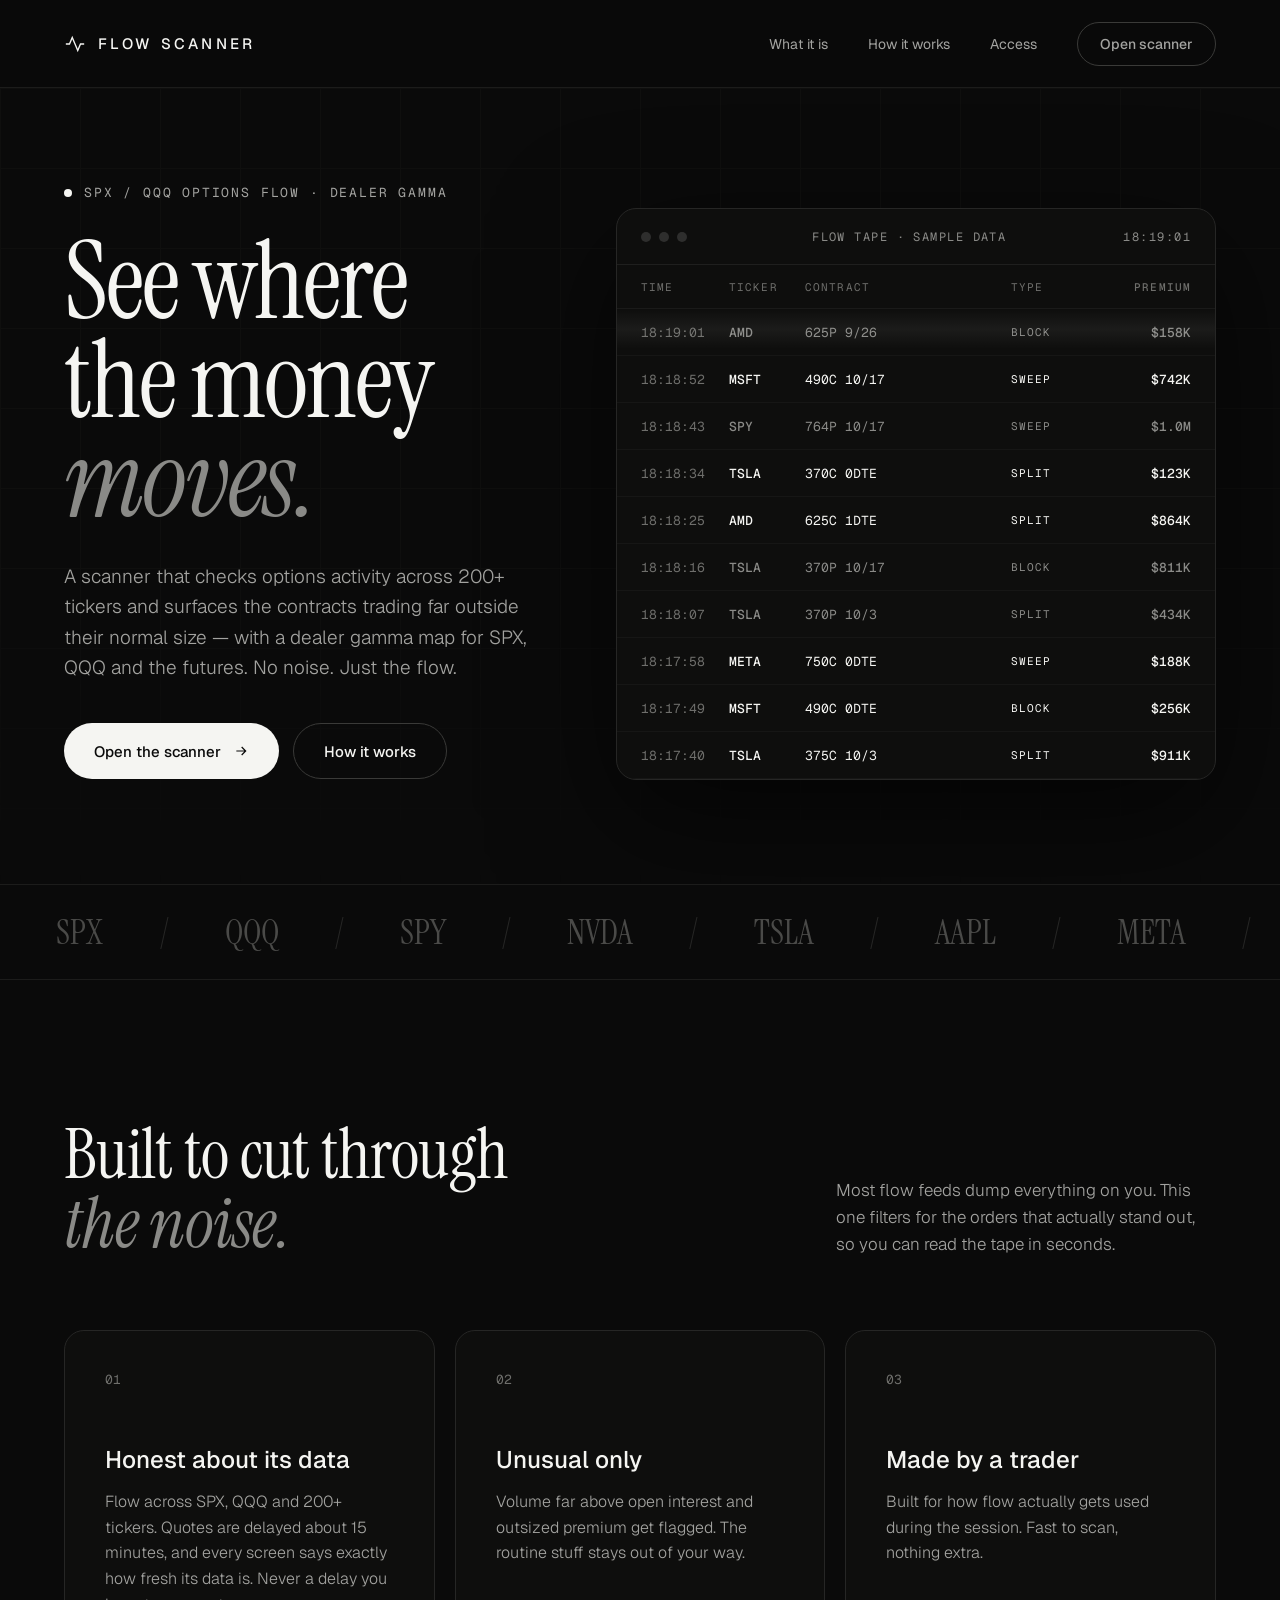
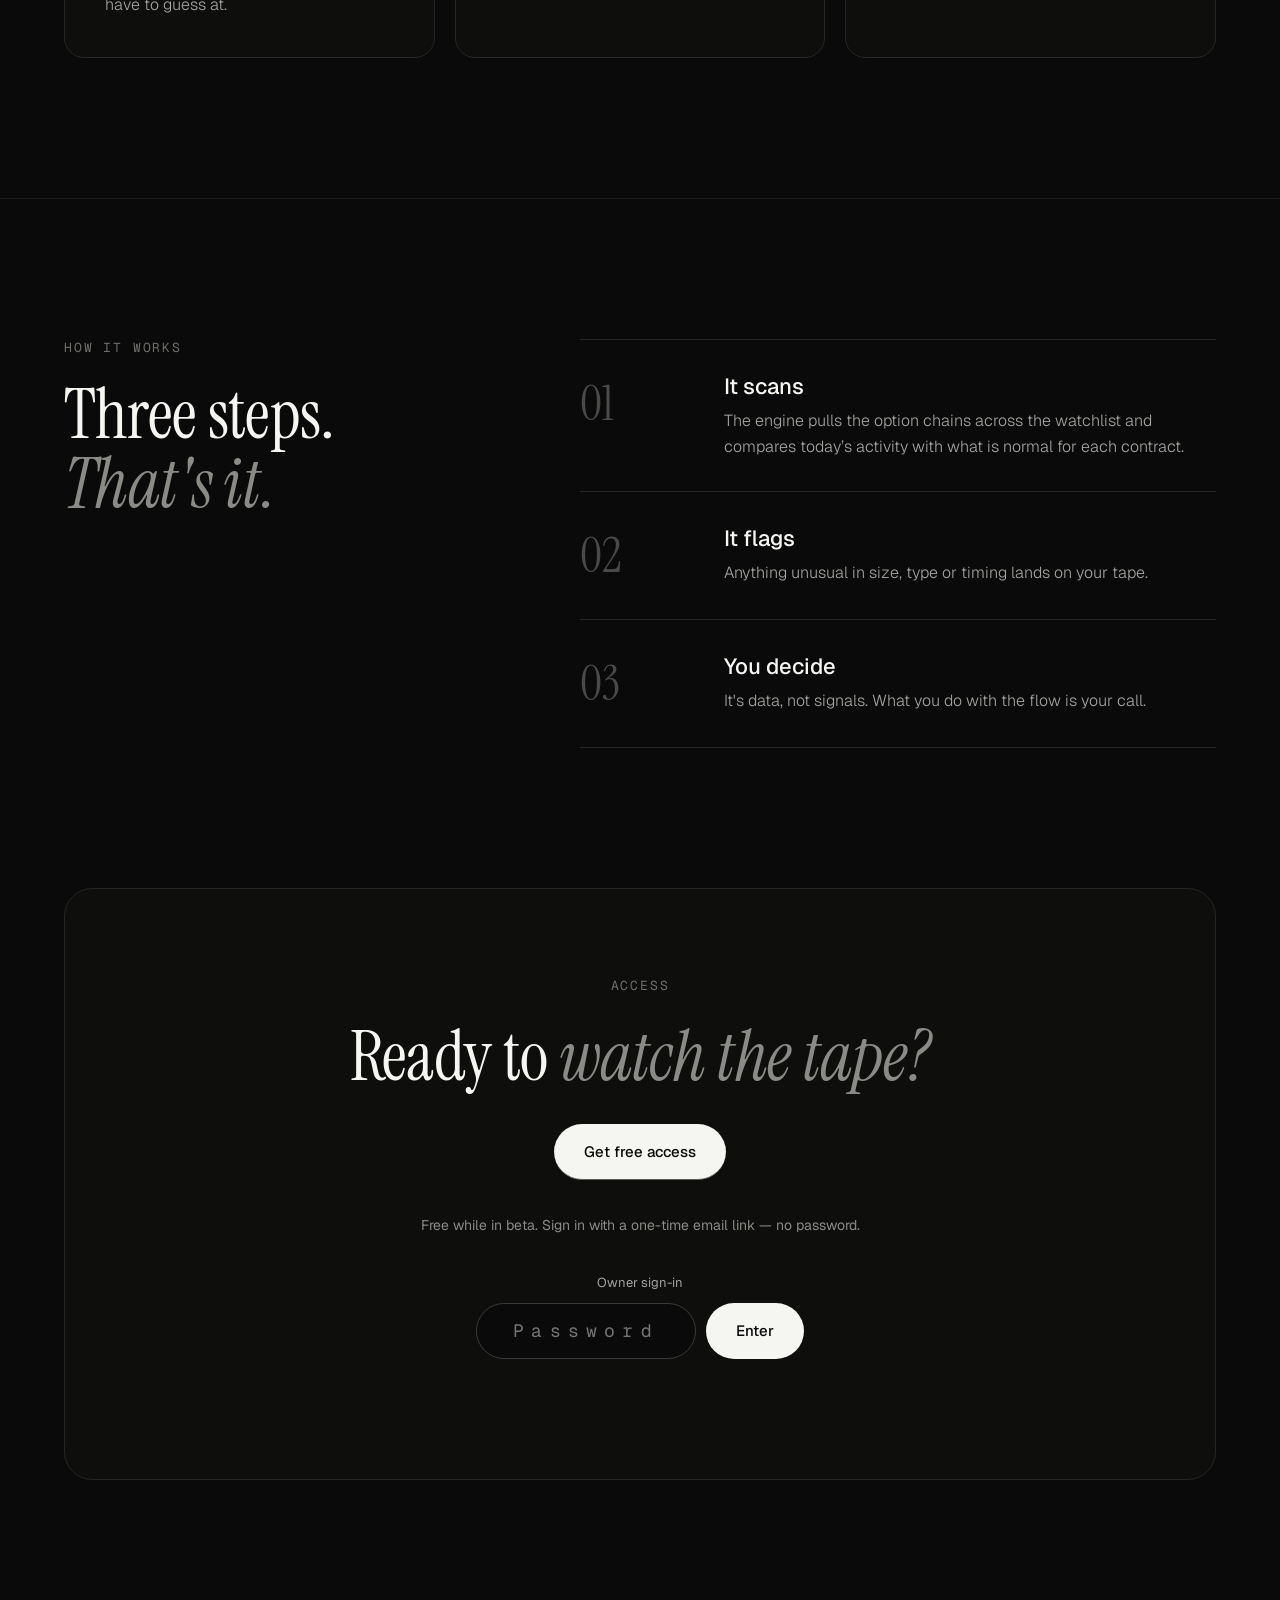
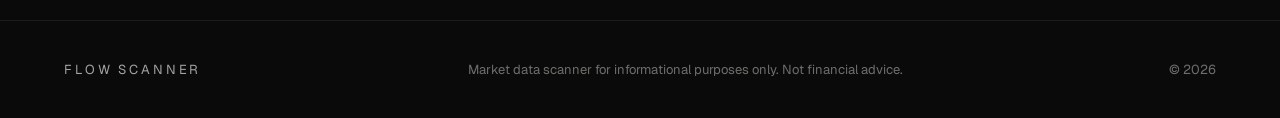
<file: web/templates/landing.html>
<!doctype html>
<html lang="en">
<head>
<meta charset="utf-8">
<script>
  /* Stamped in by the server: whether sign-ups are open. */
  window.__OWNER_ONLY = __OWNER_ONLY__;
  window.__PUBLIC = __PUBLIC__;
  /* Someone who already holds the PIN -- the owner, on the phone the PWA is
     installed on -- goes straight to the app before this page paints. The
     landing is the front door for everyone else. */
  (function(){try{if(localStorage.getItem('scanner_pin')){location.replace('/app');}}catch(e){}})();
</script>
<meta name="viewport" content="width=device-width, initial-scale=1">
<meta name="theme-color" content="#0a0a0a">
<title>Flow Scanner — see where the money moves</title>
<link rel="preconnect" href="https://fonts.googleapis.com">
<link rel="preconnect" href="https://fonts.gstatic.com" crossorigin>
<link href="https://fonts.googleapis.com/css2?family=Instrument+Serif:ital@0;1&family=Geist:wght@300;400;500;600&family=Geist+Mono:wght@400;500&display=swap" rel="stylesheet">
<style>
  :root {
    --bg: #0a0a0a; --panel: #0e0e0d; --line: #262625; --line-soft: #1c1c1b;
    --fg: #f5f5f2; --mute: #a3a3a0; --dim: #6e6e6b; --faint: #4a4a48;
    --sans: 'Geist', -apple-system, 'Helvetica Neue', sans-serif;
    --serif: 'Instrument Serif', Georgia, serif;
    --mono: 'Geist Mono', ui-monospace, monospace;
  }
  * { box-sizing: border-box; }
  body { margin: 0; background: var(--bg); color: var(--fg); font-family: var(--sans); -webkit-font-smoothing: antialiased; }
  a { color: var(--fg); text-decoration: none; }
  h1, h2, h3 { margin: 0; font-weight: 400; }
  .wrap { max-width: 1440px; margin: 0 auto; padding: 0 64px; }
  .it { font-style: italic; color: #8a8a87; }

  /* nav */
  nav { height: 88px; border-bottom: 1px solid var(--line-soft); position: sticky; top: 0; background: rgba(10,10,10,.82); backdrop-filter: blur(14px); z-index: 20; }
  nav .wrap { height: 100%; display: flex; align-items: center; justify-content: space-between; }
  .mark { display: flex; align-items: center; gap: 12px; font-size: 15px; font-weight: 500; letter-spacing: .22em; }
  .navlinks { display: flex; align-items: center; gap: 40px; font-size: 14px; }
  .navlinks a { color: var(--mute); transition: color .3s; }
  .navlinks a:hover { color: var(--fg); }
  .btn { display: inline-flex; align-items: center; justify-content: center; gap: 12px; height: 56px; padding: 0 30px; border-radius: 999px; font-size: 15px; font-weight: 500; font-family: var(--sans); cursor: pointer; }
  .btn-sm { height: 44px; padding: 0 22px; font-size: 14px; }
  .btn-primary { background: var(--fg); color: #0a0a0a; border: 0; transition: transform .35s cubic-bezier(.16,1,.3,1), background .35s; }
  .btn-primary:hover { transform: translateY(-2px); background: #fff; }
  .btn-primary:disabled { opacity: .6; cursor: default; transform: none; }
  .btn-ghost { border: 1px solid #3a3a38; color: var(--fg); background: transparent; transition: border-color .35s, background .35s; }
  .btn-ghost:hover { border-color: var(--fg); background: rgba(245,245,242,.04); }

  /* hero */
  .hero { position: relative; padding: 96px 0 104px; overflow: hidden; }
  .grid-bg { position: absolute; inset: 0; background-image: linear-gradient(#141413 1px, transparent 1px), linear-gradient(90deg, #141413 1px, transparent 1px); background-size: 80px 80px; opacity: .55; mask-image: linear-gradient(180deg, #000 55%, transparent); -webkit-mask-image: linear-gradient(180deg, #000 55%, transparent); }
  .hero .wrap { position: relative; display: grid; grid-template-columns: minmax(0,1fr) 600px; gap: 72px; align-items: start; }
  .eyebrow { display: flex; align-items: center; gap: 12px; font-family: var(--mono); font-size: 13px; letter-spacing: .14em; color: var(--mute); }
  .dot { width: 8px; height: 8px; border-radius: 50%; background: var(--fg); animation: pulse 1.8s ease-in-out infinite; }
  @keyframes pulse { 0%,100% { box-shadow: 0 0 0 0 rgba(245,245,242,.55); } 50% { box-shadow: 0 0 0 7px rgba(245,245,242,0); } }
  h1 { font-family: var(--serif); font-size: clamp(56px, 8.4vw, 120px); line-height: .92; letter-spacing: -.02em; margin: 32px 0; }
  .lede { max-width: 500px; font-size: 19px; line-height: 1.6; color: var(--mute); font-weight: 300; margin: 0; }
  .cta { display: flex; gap: 14px; margin-top: 40px; flex-wrap: wrap; }

  /* tape */
  .tape { border: 1px solid var(--line); border-radius: 20px; background: var(--panel); overflow: hidden; box-shadow: 0 40px 120px rgba(0,0,0,.6); margin-top: 24px; }
  .tape-top { height: 56px; padding: 0 24px; display: flex; align-items: center; justify-content: space-between; border-bottom: 1px solid #1f1f1e; }
  .dots span { width: 10px; height: 10px; border-radius: 50%; background: #2e2e2d; display: inline-block; margin-right: 8px; }
  .tape-meta { font-family: var(--mono); font-size: 12px; letter-spacing: .12em; color: #8a8a87; }
  .row { display: grid; grid-template-columns: 76px 64px minmax(0,1fr) 72px 96px; gap: 12px; padding: 0 24px; align-items: center; font-family: var(--mono); font-size: 13px; }
  .head { height: 44px; font-size: 11px; letter-spacing: .1em; color: var(--dim); border-bottom: 1px solid #1a1a19; }
  .feed { position: relative; height: 470px; overflow: hidden; }
  .feed .row { height: 47px; border-bottom: 1px solid #161615; }
  .feed .row.new { animation: slidein 1.1s cubic-bezier(.16,1,.3,1); }
  @keyframes slidein { from { background: rgba(245,245,242,.14); transform: translateY(-10px); opacity: 0; } to { background: transparent; transform: none; opacity: 1; } }
  .scanline { position: absolute; left: 0; right: 0; top: 0; height: 40px; pointer-events: none; background: linear-gradient(180deg, transparent, rgba(245,245,242,.06), transparent); animation: scan 3.6s cubic-bezier(.45,0,.55,1) infinite; }
  @keyframes scan { 0% { transform: translateY(-40px); opacity: 0; } 12%,88% { opacity: 1; } 100% { transform: translateY(470px); opacity: 0; } }
  .t { color: var(--dim); } .put { color: #8a8a87; } .prem { text-align: right; font-weight: 500; }

  /* marquee */
  .marquee-wrap { border-top: 1px solid var(--line-soft); border-bottom: 1px solid var(--line-soft); overflow: hidden; height: 96px; display: flex; align-items: center; }
  .marquee { display: flex; gap: 56px; white-space: nowrap; font-family: var(--serif); font-size: 34px; color: var(--faint); padding-left: 56px; animation: marquee 38s linear infinite; }
  .marquee .sl { color: var(--line); }
  @keyframes marquee { to { transform: translateX(-50%); } }

  /* sections */
  section { padding: 140px 0; }
  .sec-head { display: flex; justify-content: space-between; align-items: flex-end; gap: 48px; margin-bottom: 72px; flex-wrap: wrap; }
  h2 { font-family: var(--serif); font-size: clamp(44px, 5.4vw, 76px); line-height: 1; letter-spacing: -.01em; }
  .sec-head p { margin: 0; max-width: 380px; font-size: 17px; line-height: 1.6; color: var(--mute); font-weight: 300; }
  .cards { display: grid; grid-template-columns: repeat(3, minmax(0,1fr)); gap: 20px; }
  .card { border: 1px solid var(--line); border-radius: 20px; padding: 40px; background: var(--panel); display: flex; flex-direction: column; gap: 56px; transition: border-color .5s, transform .5s cubic-bezier(.16,1,.3,1); }
  .card:hover { border-color: #5a5a57; transform: translateY(-4px); }
  .num { font-family: var(--mono); font-size: 13px; color: var(--dim); }
  .card h3 { font-size: 24px; font-weight: 500; margin-bottom: 14px; font-family: var(--sans); }
  .card p { margin: 0; font-size: 16px; line-height: 1.6; color: var(--mute); font-weight: 300; }

  .how { border-top: 1px solid var(--line-soft); }
  .how .wrap { display: grid; grid-template-columns: 420px minmax(0,1fr); gap: 96px; }
  .steps .step { display: grid; grid-template-columns: 120px minmax(0,1fr); gap: 24px; padding: 32px 0; border-top: 1px solid var(--line); }
  .steps .step:last-child { border-bottom: 1px solid var(--line); }
  .step .big { font-family: var(--serif); font-size: 48px; color: var(--faint); }
  .step h3 { font-size: 22px; font-weight: 500; margin-bottom: 8px; font-family: var(--sans); }
  .step p { margin: 0; font-size: 16px; line-height: 1.6; color: var(--mute); font-weight: 300; }

  /* access */
  .access-box { border: 1px solid var(--line); border-radius: 28px; background: var(--panel); padding: 88px 40px; display: flex; flex-direction: column; align-items: center; gap: 28px; text-align: center; }
  .kicker { font-family: var(--mono); font-size: 13px; letter-spacing: .14em; color: var(--dim); }
  #pin { width: 220px; height: 56px; padding: 0 22px; background: var(--bg); border: 1px solid #3a3a38; border-radius: 999px; color: var(--fg); font-family: var(--mono); font-size: 18px; letter-spacing: .4em; text-align: center; transition: border-color .3s; }
  #pin:focus { outline: none; border-color: var(--fg); }
  .pin-row { display: flex; gap: 10px; }
  .pin-msg { min-height: 20px; font-size: 13px; color: var(--mute); }
  .pin-msg.err { color: #e8b4b4; }
  .access-box a { border-bottom: 1px solid #5a5a57; }
  .updating { display: inline-flex; align-items: center; gap: 10px; font-family: var(--mono); font-size: 12px; letter-spacing: .14em; color: var(--mute); border: 1px solid var(--line); border-radius: 999px; padding: 8px 16px 8px 12px; }
  .updating .dot { width: 7px; height: 7px; }

  footer { border-top: 1px solid var(--line-soft); padding: 40px 0; font-size: 13px; color: var(--dim); }
  footer .wrap { display: flex; justify-content: space-between; gap: 24px; flex-wrap: wrap; }

  /* reveal on scroll */
  .rev { opacity: 0; transform: translateY(28px); filter: blur(6px); transition: opacity 1s cubic-bezier(.16,1,.3,1), transform 1s cubic-bezier(.16,1,.3,1), filter 1s; }
  .rev.in { opacity: 1; transform: none; filter: blur(0); }

  @media (max-width: 1100px) {
    .wrap { padding: 0 24px; }
    .hero .wrap, .how .wrap { grid-template-columns: minmax(0,1fr); gap: 48px; }
    .cards { grid-template-columns: minmax(0,1fr); }
    .navlinks a:not(.btn) { display: none; }
    section { padding: 88px 0; }
    .row { grid-template-columns: 64px 54px minmax(0,1fr) 84px; }
    .row .kind { display: none; }
  }
  @media (prefers-reduced-motion: reduce) { * { animation: none !important; transition: none !important; } .rev { opacity: 1; transform: none; filter: none; } }
</style>
<link rel="icon" href="/favicon-32.png" type="image/png">
<link rel="apple-touch-icon" href="/apple-touch-icon.png">
</head>
<body>

<nav>
  <div class="wrap">
    <a class="mark" href="#top">
      <svg width="22" height="22" viewBox="0 0 24 24" fill="none" stroke="#f5f5f2" stroke-width="1.5" aria-hidden="true"><path d="M2 12h4l3-7 6 14 3-7h4"/></svg>
      FLOW SCANNER
    </a>
    <div class="navlinks">
      <a href="#what">What it is</a>
      <a href="#how">How it works</a>
      <a href="#access">Access</a>
      <a href="#access" class="btn btn-ghost btn-sm">Open scanner</a>
    </div>
  </div>
</nav>

<header class="hero" id="top">
  <div class="grid-bg"></div>
  <div class="wrap">
    <div>
      <div class="eyebrow rev"><span class="dot"></span> SPX / QQQ OPTIONS FLOW · DEALER GAMMA</div>
      <h1 class="rev">See where<br>the money<br><span class="it">moves.</span></h1>
      <p class="lede rev">A scanner that checks options activity across 200+ tickers and surfaces the contracts trading far outside their normal size &mdash; with a dealer gamma map for SPX, QQQ and the futures. No noise. Just the flow.</p>
      <div class="cta rev">
        <a href="#access" class="btn btn-primary">Open the scanner
          <svg width="16" height="16" viewBox="0 0 24 24" fill="none" stroke="#0a0a0a" stroke-width="1.8" aria-hidden="true"><path d="M5 12h14M13 6l6 6-6 6"/></svg>
        </a>
        <a href="#how" class="btn btn-ghost">How it works</a>
      </div>
    </div>

    <div class="tape rev">
      <div class="tape-top">
        <div class="dots"><span></span><span></span><span></span></div>
        <div class="tape-meta">FLOW TAPE · SAMPLE DATA</div>
        <div class="tape-meta" id="clock">00:00:00</div>
      </div>
      <div class="row head"><div>TIME</div><div>TICKER</div><div>CONTRACT</div><div class="kind">TYPE</div><div class="prem">PREMIUM</div></div>
      <div class="feed"><div class="scanline"></div><div id="feed"></div></div>
    </div>
  </div>
</header>

<div class="marquee-wrap">
  <div class="marquee" id="marquee"></div>
</div>

<section id="what">
  <div class="wrap">
    <div class="sec-head rev">
      <h2>Built to cut through<br><span class="it">the noise.</span></h2>
      <p>Most flow feeds dump everything on you. This one filters for the orders that actually stand out, so you can read the tape in seconds.</p>
    </div>
    <div class="cards">
      <div class="card rev"><div class="num">01</div><div><h3>Honest about its data</h3><p>Flow across SPX, QQQ and 200+ tickers. Quotes are delayed about 15 minutes, and every screen says exactly how fresh its data is. Never a delay you have to guess at.</p></div></div>
      <div class="card rev"><div class="num">02</div><div><h3>Unusual only</h3><p>Volume far above open interest and outsized premium get flagged. The routine stuff stays out of your way.</p></div></div>
      <div class="card rev"><div class="num">03</div><div><h3>Made by a trader</h3><p>Built for how flow actually gets used during the session. Fast to scan, nothing extra.</p></div></div>
    </div>
  </div>
</section>

<section class="how" id="how">
  <div class="wrap">
    <div class="rev">
      <div class="kicker">HOW IT WORKS</div>
      <h2 style="margin-top: 24px;">Three steps.<br><span class="it">That's it.</span></h2>
    </div>
    <div class="steps">
      <div class="step rev"><div class="big">01</div><div><h3>It scans</h3><p>The engine pulls the option chains across the watchlist and compares today&rsquo;s activity with what is normal for each contract.</p></div></div>
      <div class="step rev"><div class="big">02</div><div><h3>It flags</h3><p>Anything unusual in size, type or timing lands on your tape.</p></div></div>
      <div class="step rev"><div class="big">03</div><div><h3>You decide</h3><p>It's data, not signals. What you do with the flow is your call.</p></div></div>
    </div>
  </div>
</section>

<section id="access" style="padding-top: 0;">
  <div class="wrap">
    <div class="access-box rev">
      <div class="kicker">ACCESS</div>
      <h2>Ready to <span class="it">watch the tape?</span></h2>
      <p id="signup" style="margin:4px 0 8px;"><a href="/join" class="btn btn-primary">Get free access</a></p>
      <p id="signup-note" style="margin:0 0 4px; font-size:14px; color:#8a8a87;">Free while in beta. Sign in with a one-time email link &mdash; no password.</p>
      <div style="display:flex; flex-direction:column; align-items:center; gap:12px; margin-top:8px;">
        <label for="pin" style="font-size:13px; color:var(--mute);">Owner sign-in</label>
        <form class="pin-row" id="pinform" novalidate>
          <input id="pin" type="password" maxlength="64" autocapitalize="off" spellcheck="false" autocomplete="current-password" placeholder="Password" aria-describedby="pinMsg">
          <button type="submit" class="btn btn-primary" id="enter">Enter</button>
        </form>
        <div class="pin-msg" id="pinMsg" role="status" aria-live="polite"></div>
      </div>
    </div>
  </div>
</section>

<footer>
  <div class="wrap">
    <div style="letter-spacing:.22em; color:var(--mute);">FLOW SCANNER</div>
    <div>Market data scanner for informational purposes only. Not financial advice.</div>
    <div>&copy; 2026</div>
  </div>
</footer>

<script>
(function () {
  /* Sample tape. Clearly labelled as such in the header above it; the base
     prices are roughly where these names trade so the strikes look plausible,
     but every row is made up. */
  var TICKERS = [['SPX',7760,5],['QQQ',741,1],['SPY',773,1],['NVDA',227,1],['TSLA',375,5],['AAPL',339,2.5],['META',741,5],['AMZN',258,2.5],['MSFT',501,5],['AMD',615,5]];
  var EXPS = ['0DTE','1DTE','9/26','10/3','10/17'];
  var KINDS = ['SWEEP','BLOCK','SPLIT'];
  var pad = function (n) { return String(n).padStart(2, '0'); };
  var fmt = function (d) { return pad(d.getHours()) + ':' + pad(d.getMinutes()) + ':' + pad(d.getSeconds()); };

  function makeRow(secsAgo, isNew) {
    var t = TICKERS[Math.floor(Math.random() * TICKERS.length)];
    var call = Math.random() > 0.45;
    var strike = Math.round((t[1] + (Math.random() - 0.5) * t[1] * 0.04) / t[2]) * t[2];
    var prem = Math.random() < 0.15 ? '$' + (1 + Math.random() * 4).toFixed(1) + 'M' : '$' + Math.round(120 + Math.random() * 880) + 'K';
    var d = new Date(Date.now() - secsAgo * 1000);
    var el = document.createElement('div');
    el.className = 'row' + (isNew ? ' new' : '') + (call ? '' : ' put');
    el.innerHTML = '<div class="t">' + fmt(d) + '</div>' +
      '<div style="font-weight:500;">' + t[0] + '</div>' +
      '<div>' + strike + (call ? 'C' : 'P') + ' ' + EXPS[Math.floor(Math.random() * EXPS.length)] + '</div>' +
      '<div class="kind" style="font-size:11px; letter-spacing:.08em;">' + KINDS[Math.floor(Math.random() * KINDS.length)] + '</div>' +
      '<div class="prem">' + prem + '</div>';
    return el;
  }

  var feed = document.getElementById('feed');
  for (var i = 0; i < 11; i++) feed.appendChild(makeRow(i * 9, false));

  setInterval(function () {
    if (document.visibilityState !== 'visible') return;
    feed.insertBefore(makeRow(0, true), feed.firstChild);
    while (feed.children.length > 12) feed.removeChild(feed.lastChild);
    document.getElementById('clock').textContent = fmt(new Date());
  }, 1600);
  document.getElementById('clock').textContent = fmt(new Date());

  // marquee (doubled for a seamless loop)
  var names = ['SPX','QQQ','SPY','NVDA','TSLA','AAPL','META','AMZN','MSFT','AMD','+200 more'];
  var m = document.getElementById('marquee'), html = '';
  for (var p = 0; p < 2; p++) {
    names.forEach(function (n) {
      html += '<span' + (n === '+200 more' ? ' class="it"' : '') + '>' + n + '</span><span class="sl">/</span>';
    });
  }
  m.innerHTML = html;

  // reveal on scroll
  var io = new IntersectionObserver(function (entries) {
    entries.forEach(function (e, i) {
      if (e.isIntersecting) { setTimeout(function () { e.target.classList.add('in'); }, i * 90); io.unobserve(e.target); }
    });
  }, { threshold: 0.15 });
  document.querySelectorAll('.rev').forEach(function (el) { io.observe(el); });
  document.querySelectorAll('.hero .rev').forEach(function (el, i) {
    setTimeout(function () { el.classList.add('in'); }, 120 + i * 140);
  });

  /* Access. This is the real door, not a demo: the PIN is checked against
     the API, stored the same way the app stores it, and the app is opened.
     The PIN goes in a header, never the URL. */
  var pin = document.getElementById('pin'), msg = document.getElementById('pinMsg'),
      btn = document.getElementById('enter'), form = document.getElementById('pinform');
  function say(t, err) { msg.textContent = t; msg.className = 'pin-msg' + (err ? ' err' : ''); }
  function submit(ev) {
    if (ev) ev.preventDefault();
    var v = pin.value.trim();
    if (!v) { say('Enter your password', true); return; }
    btn.disabled = true; say('Checking…');
    fetch('/api/vix', { headers: { 'X-Pin': v } }).then(function (r) {
      if (r.status === 200) {
        try { localStorage.setItem('scanner_pin', v); } catch (e) {}
        say('Opening…');
        location.href = '/app';
      } else if (r.status === 401) {
        say('That password is not right.', true); btn.disabled = false;
      } else if (r.status === 429) {
        say('Too many attempts from this connection. Wait a few minutes.', true); btn.disabled = false;
      } else if (r.status === 503) {
        say('The scanner is being updated. Check back shortly.', true); btn.disabled = false;
      } else {
        say('Could not reach the scanner. Try again.', true); btn.disabled = false;
      }
    }).catch(function () { say('Could not reach the scanner. Try again.', true); btn.disabled = false; });
  }
  form.addEventListener('submit', submit);
  pin.addEventListener('input', function () { say(''); });

  /* Owner-only mode: sign-ups are closed and the page says so, instead of
     offering a link that would be refused. */
  /* Public mode: no sign-up step. Every "open" button goes straight in. */
  if (window.__PUBLIC && !window.__OWNER_ONLY) {
    var su = document.getElementById('signup');
    su.innerHTML = '<a href="/app" class="btn btn-primary">Open the scanner</a>';
    document.getElementById('signup-note').textContent = 'Free while in beta. No account needed.';
    ['pinform', 'pinMsg'].forEach(function (id) { var el = document.getElementById(id); if (el) el.style.display = 'none'; });
    var lab = document.querySelector('label[for="pin"]'); if (lab) lab.style.display = 'none';
    Array.prototype.forEach.call(document.querySelectorAll('a[href="#access"]'), function (a) {
      a.setAttribute('href', '/app');
    });
  }
  if (window.__OWNER_ONLY) {
    var s = document.getElementById('signup');
    s.innerHTML = '<span class="updating"><span class="dot"></span>UPDATING</span>' +
      '<div style="margin-top:14px;">Scanner Pro is being updated and is not taking new sign-ups right now.</div>';
  }
})();
</script>
</body>
</html>
</file>
